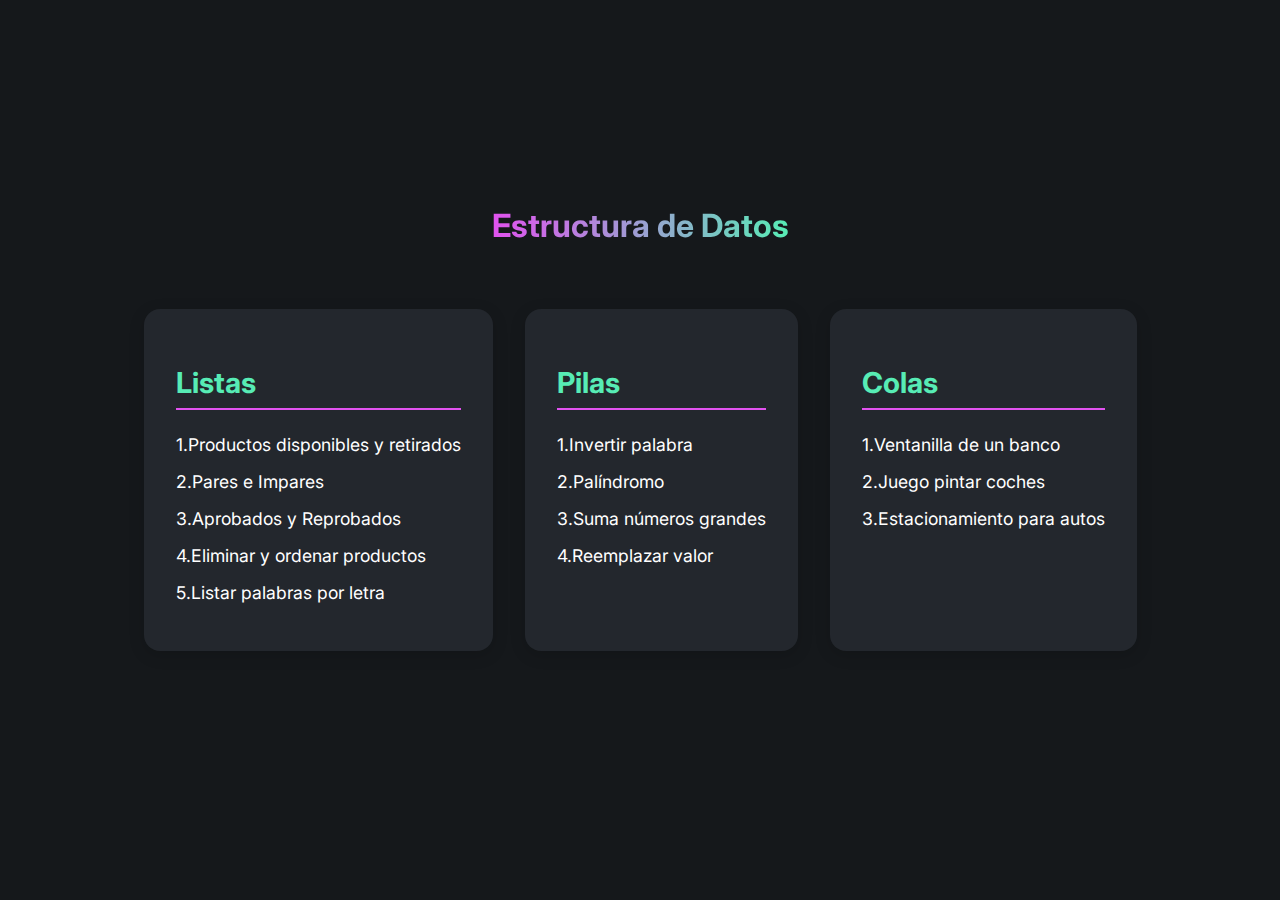
<file: index.html>
<!DOCTYPE html>
<html lang="es">
<head>
    <meta charset="UTF-8">
    <meta name="viewport" content="width=device-width, initial-scale=1.0">
    <title>Menú de Ejercicios</title>
    <link rel="stylesheet" href="standard_style.css">
</head>
<body>
    <header>
        <h1>Estructura de Datos</h1>
    </header>
    <main class="menu-container">
        <section class="practica">
            <h2>Listas</h2>
            <ul>
                <li><a href="listas/productos/index.html">1.Productos disponibles y retirados</a></li>
                <li><a href="listas/pares_impares/index.html">2.Pares e Impares</a></li>
                <li><a href="listas/aprobados_reprobados/index.html">3.Aprobados y Reprobados</a></li>
                <li><a href="listas/eliminar_ordenar/index.html">4.Eliminar y ordenar productos</a></li>
                <li><a href="listas/listar_palabras/index.html">5.Listar palabras por letra</a></li>
            </ul>
        </section>
        <section class="practica">
            <h2>Pilas</h2>
            <ul>
                <li><a href="pilas/invertir_palabra/index.html">1.Invertir palabra</a></li>
                <li><a href="pilas/palindromo/index.html">2.Palíndromo</a></li>
                <li><a href="pilas/suma_numeros/index.html">3.Suma números grandes</a></li>
                <li><a href="pilas/reemplazar_valor/index.html">4.Reemplazar valor</a></li>
            </ul>
        </section>
        <section class="practica">
            <h2>Colas</h2>
            <ul>
                <li><a href="colas/ventanilla_banco/index.html">1.Ventanilla de un banco</a></li>
                <li><a href="colas/pintar_coches/index.html">2.Juego pintar coches</a></li>
                <li><a href="colas/estacionamiento/index.html">3.Estacionamiento para autos</a></li>
            </ul>
        </section>
    </main>
</body>
</html>
</file>
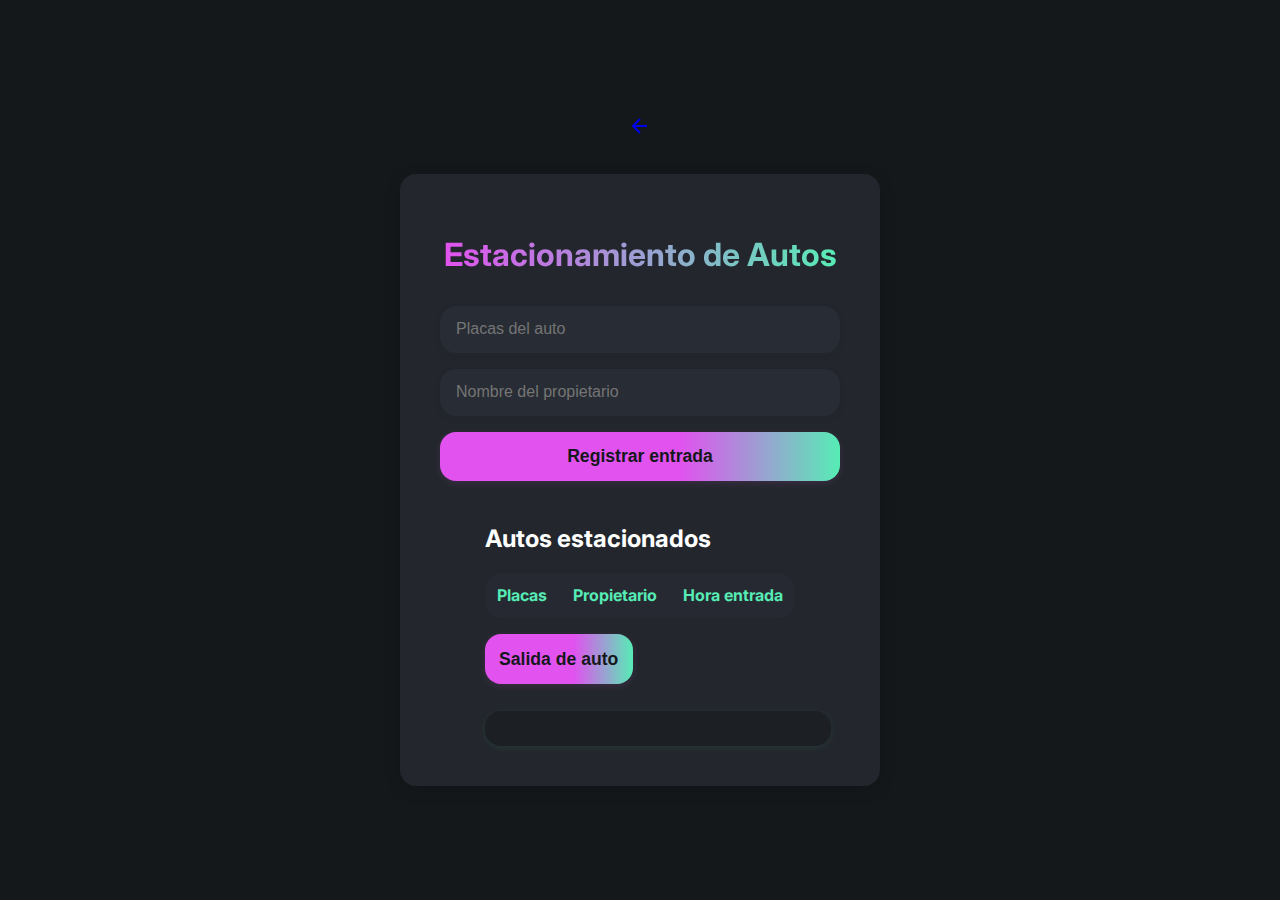
<file: colas/estacionamiento/index.html>
<!DOCTYPE html>
<html lang="es">
<head>
  <meta charset="UTF-8" />
  <title>Estacionamiento Autos (Cola Circular Doble)</title>
  <link rel="stylesheet" href="../../standard_style.css"/>
</head>
<body>
  <a href="../../index.html" class="back-button">
    <svg width="24" height="24" viewBox="0 0 24 24" fill="none" stroke="currentColor" stroke-width="2">
        <path d="M19 12H5M12 19l-7-7 7-7"/>
    </svg>
  </a>
  <div class="container">
    <h1>Estacionamiento de Autos</h1>
    <form id="formEntrada" class="form">
      <input type="text" id="placas" placeholder="Placas del auto" maxlength="10" required />
      <input type="text" id="propietario" placeholder="Nombre del propietario" required />
      <button type="submit">Registrar entrada</button>
    </form>

    <div id="estadoEstacionamiento">
      <h2>Autos estacionados</h2>
      <table>
        <thead>
          <tr>
            <th>Placas</th>
            <th>Propietario</th>
            <th>Hora entrada</th>
          </tr>
        </thead>
        <tbody id="listaAutos"></tbody>
      </table>
      <button id="salidaBtn">Salida de auto</button>
      <div id="infoSalida" class="result-display"></div>
    </div>
  </div>
  <script src="script.js"></script>
</body>
</html>
</file>
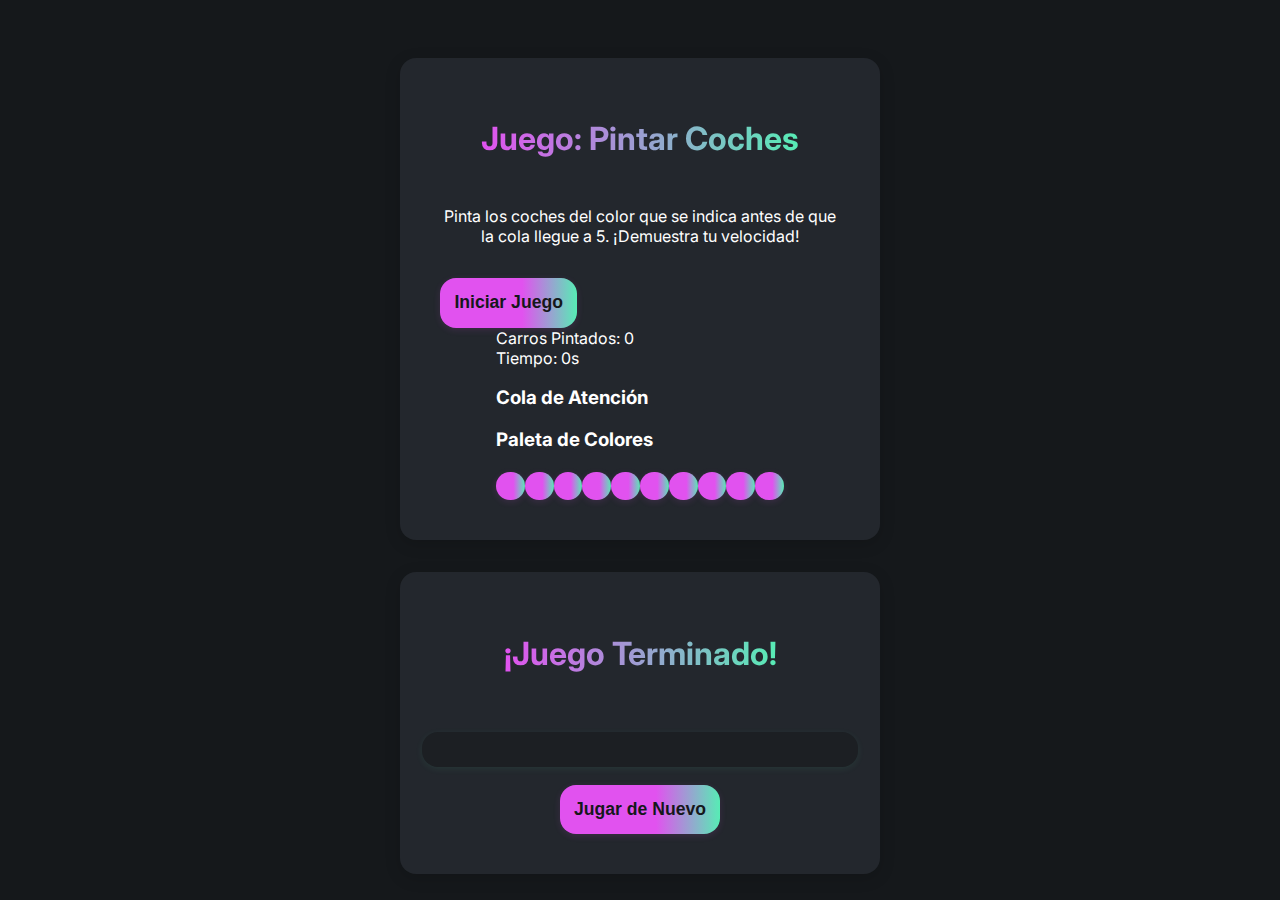
<file: colas/pintar_coches/index.html>
<!DOCTYPE html>
<html lang="es">
<head>
    <meta charset="UTF-8">
    <meta name="viewport" content="width=device-width, initial-scale=1.0">
    <title>Juego: Pintar Coches</title>
    <link rel="stylesheet" href="../../standard_style.css">
</head>
<body>

    <div class="container game-container">
        <h1>Juego: Pintar Coches</h1>
        <div id="start-screen">
            <p style="text-align: center; margin-bottom: 2rem;">
                Pinta los coches del color que se indica antes de que la cola llegue a 5. ¡Demuestra tu velocidad!
            </p>
            <button id="start-btn">Iniciar Juego</button>
        </div>
        <div id="game-board">
            <div id="stats-bar">
                <div>Carros Pintados: <span id="score-display">0</span></div>
                <div>Tiempo: <span id="time-display">0s</span></div>
            </div>
            <h3>Cola de Atención</h3>
            <div id="car-queue-container">
            </div>

            <h3>Paleta de Colores</h3>
            <div id="color-palette">
            </div>
        </div>
    </div>
    <div id="game-over-modal">
        <div class="container" style="text-align: center;">
            <h1 id="modal-title">¡Juego Terminado!</h1>
            <p id="final-score" class="result-display" style="font-size: 1.1rem;"></p>
            <button id="restart-btn">Jugar de Nuevo</button>
        </div>
    </div>
    
    <script src="script.js"></script>
</body>
</html>
</file>
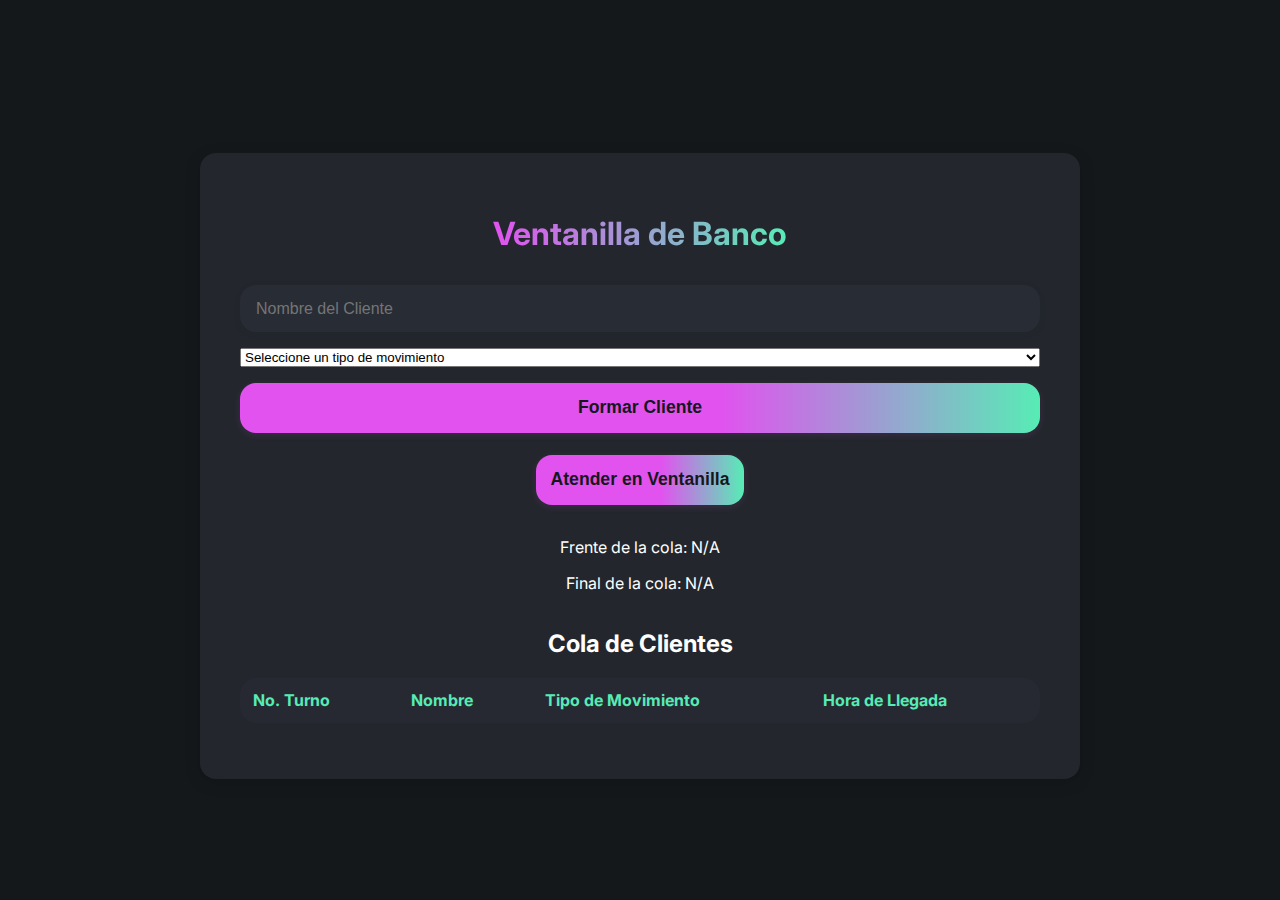
<file: colas/ventanilla_banco/index.html>
<!DOCTYPE html>
<html lang="es">
<head>
    <meta charset="UTF-8">
    <title>Ventanilla de Banco</title>
    <link rel="stylesheet" href="../../standard_style.css">
</head>
<body>
    <div class="container" style="width: 800px;">
        <h1>Ventanilla de Banco</h1>
        <form id="formCliente" class="form">
            <input type="text" id="nombreCliente" placeholder="Nombre del Cliente" required pattern="[a-zA-ZñÑáéíóúÁÉÍÓÚüÜ\s]+" title="El nombre solo puede contener letras y espacios.">
            <select id="tipoMovimiento" required>
                <option value="" disabled selected>Seleccione un tipo de movimiento</option>
                <option value="Pago de servicio">Pago de servicio</option>
                <option value="Depósito">Depósito</option>
                <option value="Retiro">Retiro</option>
                <option value="Compra de tiempo-aire">Compra de tiempo-aire</option>
                <option value="Consulta de saldo">Consulta de saldo</option>
            </select>
            <button type="submit">Formar Cliente</button>
        </form>

        <button id="atenderBtn">Atender en Ventanilla</button>

        <div id="infoCola" style="margin-top: 1rem; width: 100%; text-align: center;">
            <p>Frente de la cola: <span id="frenteCola">N/A</span></p>
            <p>Final de la cola: <span id="finalCola">N/A</span></p>
        </div>

        <h2>Cola de Clientes</h2>
        <table>
            <thead>
                <tr>
                    <th>No. Turno</th>
                    <th>Nombre</th>
                    <th>Tipo de Movimiento</th>
                    <th>Hora de Llegada</th>
                </tr>
            </thead>
            <tbody id="tablaClientes">
            </tbody>
        </table>
    </div>
    <script src="script.js"></script>

    <div id="modal-backdrop" class="modal-backdrop">
        <div class="modal-content">
            <h2 id="modal-title"></h2>
            <div id="modal-body"></div>
            <button id="modal-accept-btn">Aceptar</button>
        </div>
    </div>
</body>
</html>
</file>
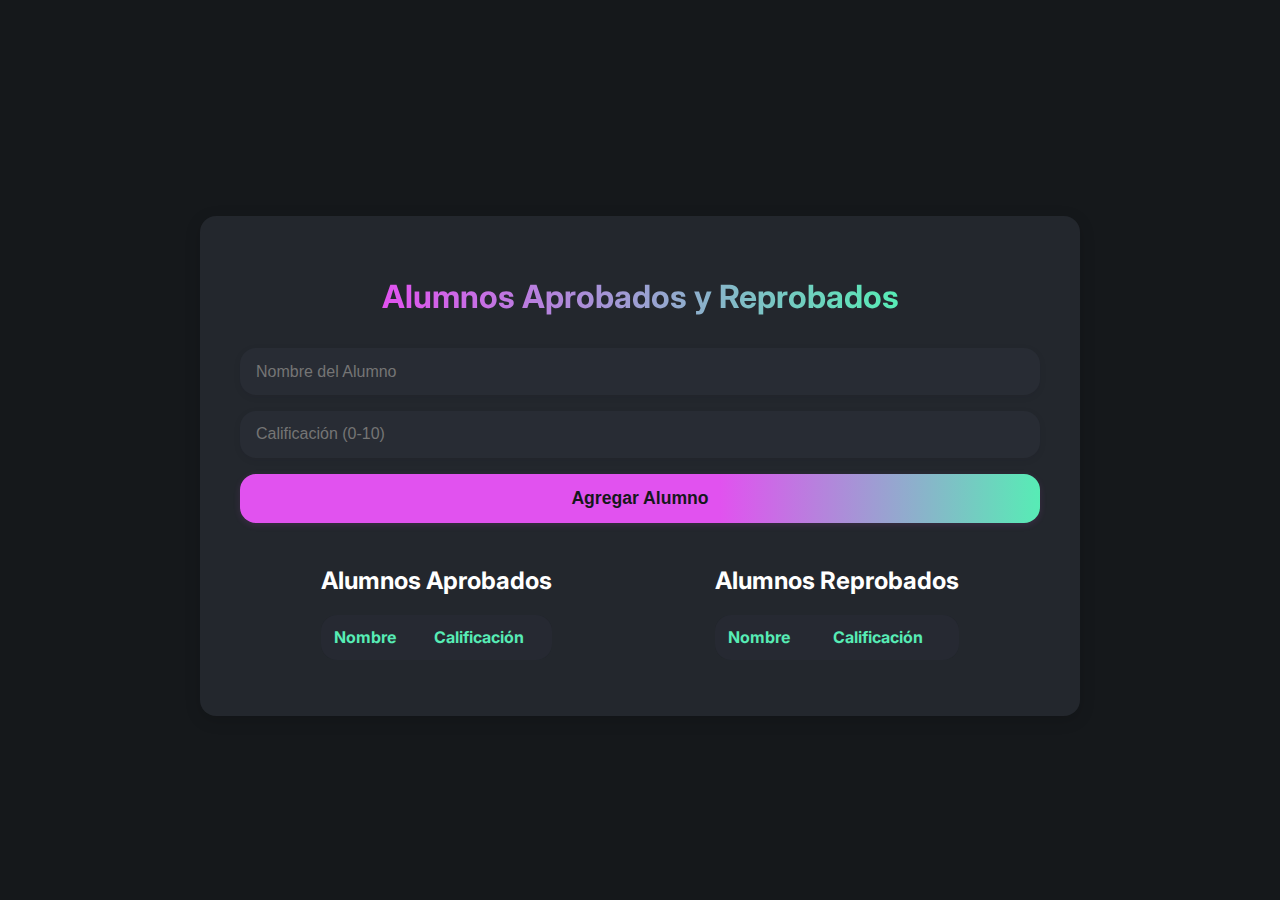
<file: listas/aprobados_reprobados/index.html>
<!DOCTYPE html>
<html lang="es">
<head>
    <meta charset="UTF-8">
    <title>Alumnos Aprobados y Reprobados</title>
    <link rel="stylesheet" href="../../standard_style.css">
</head>
<body>
    <div class="container" style="width: 800px;">
        <h1>Alumnos Aprobados y Reprobados</h1>
        <form id="formAlumno" class="form">
            <input type="text" id="nombre" placeholder="Nombre del Alumno" required>
            <input type="number" id="calificacion" placeholder="Calificación (0-10)" min="0" max="10" step="0.1" required>
            <button type="submit">Agregar Alumno</button>
        </form>

        <div style="display: flex; justify-content: space-around; width: 100%;">
            <div>
                <h2>Alumnos Aprobados</h2>
                <table>
                    <thead>
                        <tr>
                            <th>Nombre</th>
                            <th>Calificación</th>
                        </tr>
                    </thead>
                    <tbody id="tablaAprobados">
                    </tbody>
                </table>
            </div>
            <div>
                <h2>Alumnos Reprobados</h2>
                <table>
                    <thead>
                        <tr>
                            <th>Nombre</th>
                            <th>Calificación</th>
                        </tr>
                    </thead>
                    <tbody id="tablaReprobados">
                    </tbody>
                </table>
            </div>
        </div>
    </div>
    <script src="script.js"></script>
</body>
</html>
</file>
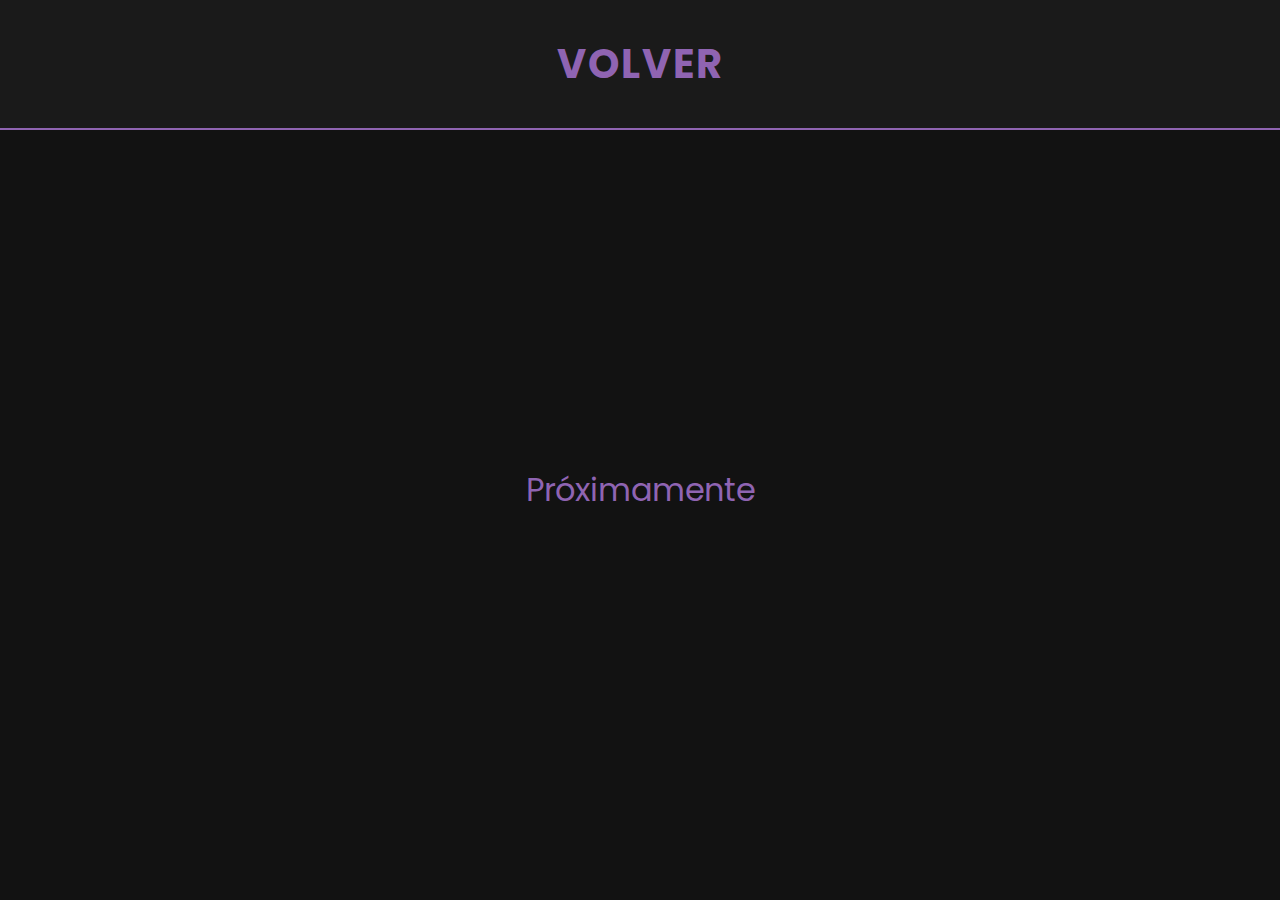
<file: listas/eliminar_ordenar/index.html>
<!DOCTYPE html>
<html lang="es">
<head>
    <meta charset="UTF-8">
    <meta name="viewport" content="width=device-width, initial-scale=1.0">
    <title>Ejercicio</title>
    <link rel="stylesheet" href="../../style.css">
</head>
<body>
    <header>
        <a href="../../index.html"><h1>Volver</h1></a>
    </header>
    <div class="ejercicio-container">
        <p>Próximamente</p>
    </div>
    <script src="script.js"></script>
</body>
</html>
</file>
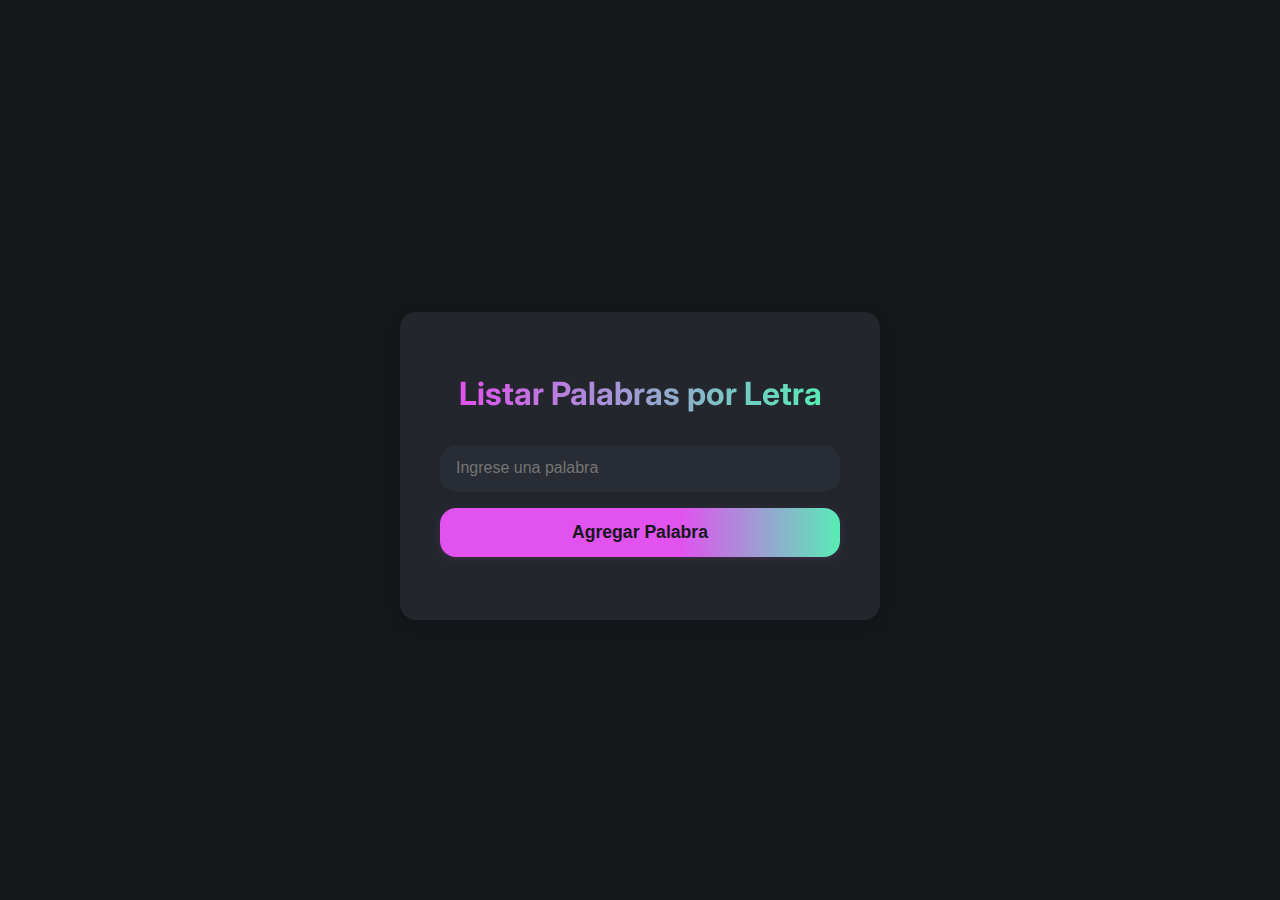
<file: listas/listar_palabras/index.html>
<!DOCTYPE html>
<html lang="es">
<head>
    <meta charset="UTF-8">
    <title>Listar Palabras por Letra</title>
    <link rel="stylesheet" href="../../standard_style.css">
</head>
<body>
    <div class="container">
        <h1>Listar Palabras por Letra</h1>
        <div id="notification-container"></div>
        <form id="formPalabra" class="form">
            <input type="text" id="palabra" placeholder="Ingrese una palabra" required pattern="[a-zA-ZñÑáéíóúÁÉÍÓÚüÜ]+" title="Solo se permiten palabras (letras sin espacios ni números).">
            <button type="submit">Agregar Palabra</button>
        </form>

        <div id="contenedorListas">
        </div>
    </div>
    <script src="script.js"></script>
</body>
</html>
</file>
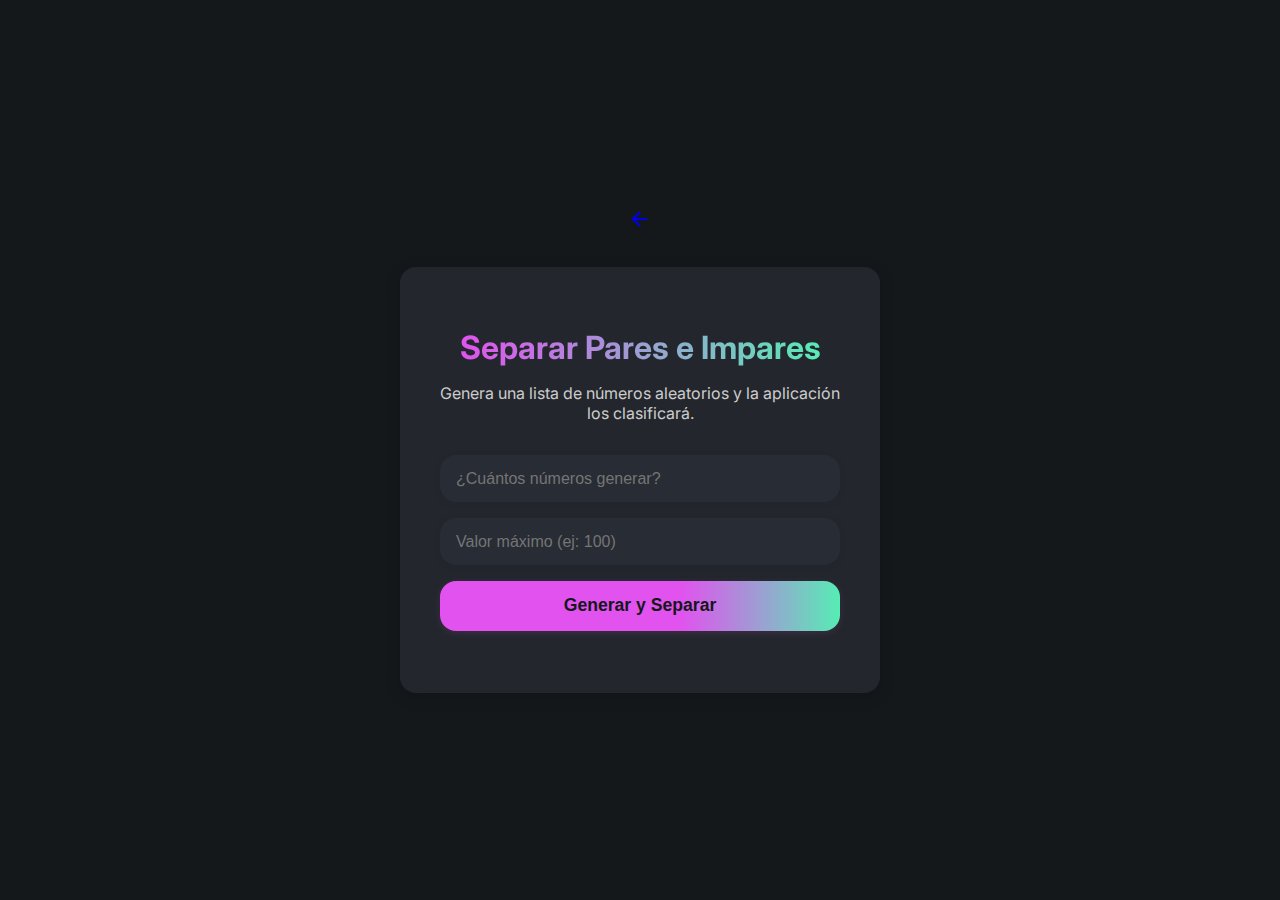
<file: listas/pares_impares/index.html>
<!DOCTYPE html>
<html lang="es">
<head>
    <meta charset="UTF-8">
    <meta name="viewport" content="width=device-width, initial-scale=1.0">
    <title>Listas - Pares e Impares</title>
    <link rel="stylesheet" href="../../standard_style.css">
</head>
<body>
    <a href="../../index.html" class="back-button">
    <svg width="24" height="24" viewBox="0 0 24 24" fill="none" stroke="currentColor" stroke-width="2">
        <path d="M19 12H5M12 19l-7-7 7-7"/>
    </svg>
  </a>

    <div class="container">
        <h1>Separar Pares e Impares</h1>
        <p style="text-align: center; margin-top: -1rem; margin-bottom: 2rem; color: #ccc;">
            Genera una lista de números aleatorios y la aplicación los clasificará.
        </p>
        
        <form class="form" id="numbers-form">
            <input type="number" id="quantity-input" placeholder="¿Cuántos números generar?" min="1" max="100" required>
            <input type="number" id="max-value-input" placeholder="Valor máximo (ej: 100)" min="1" max="100" required>
            <button type="submit">Generar y Separar</button>
        </form>
        <div id="results-container">
            <h3>Lista Original:</h3>
            <p id="original-list-display" class="result-display"></p>

            <h3>Números Pares:</h3>
            <p id="even-list-display" class="result-display"></p>

            <h3>Números Impares:</h3>
            <p id="odd-list-display" class="result-display"></p>
        </div>
    </div>
    
    <script src="script.js"></script>
</body>
</html>
</file>
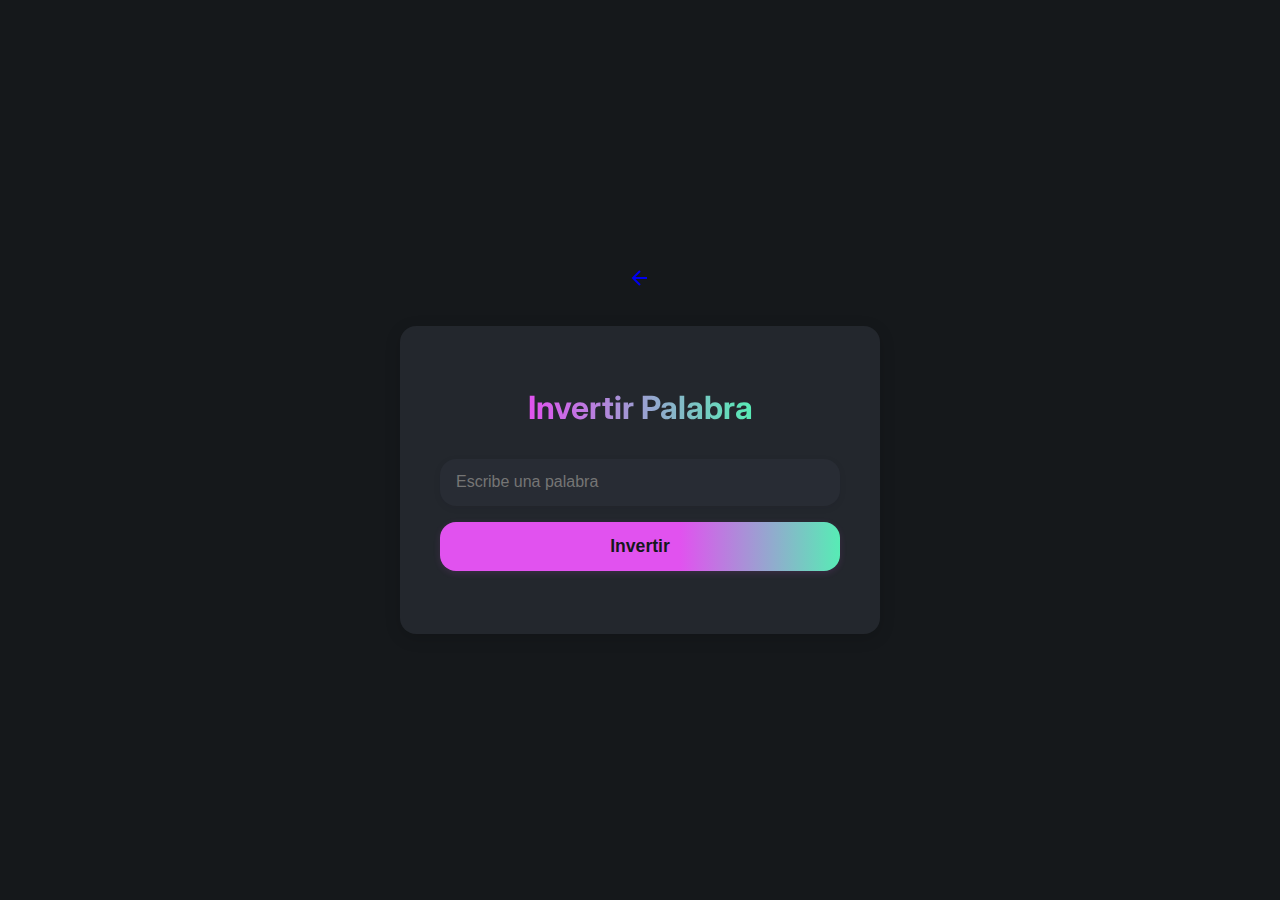
<file: pilas/invertir_palabra/index.html>
<!DOCTYPE html>
<html lang="es">
<head>
    <meta charset="UTF-8">
    <meta name="viewport" content="width=device-width, initial-scale=1.0">
    <title>Pilas - Invertir Palabra</title>
    <link rel="stylesheet" href="../../standard_style.css">
</head>
<body>
    <a href="../../index.html" class="back-button">
    <svg width="24" height="24" viewBox="0 0 24 24" fill="none" stroke="currentColor" stroke-width="2">
        <path d="M19 12H5M12 19l-7-7 7-7"/>
    </svg>
    </a>
    <div class="container">
        <h1>Invertir Palabra</h1>
        
        <form class="form" id="inverter-form">
            <input type="text" id="word-input" placeholder="Escribe una palabra" required>
            <button type="submit">Invertir</button>
        </form>

        <div id="result-container" style="display: none;">
            <h3>Palabra Invertida:</h3>
            <p id="result-display" class="result-display"></p>
        </div>
    </div>
    
    <script src="script.js"></script>
</body>
</html>
</file>
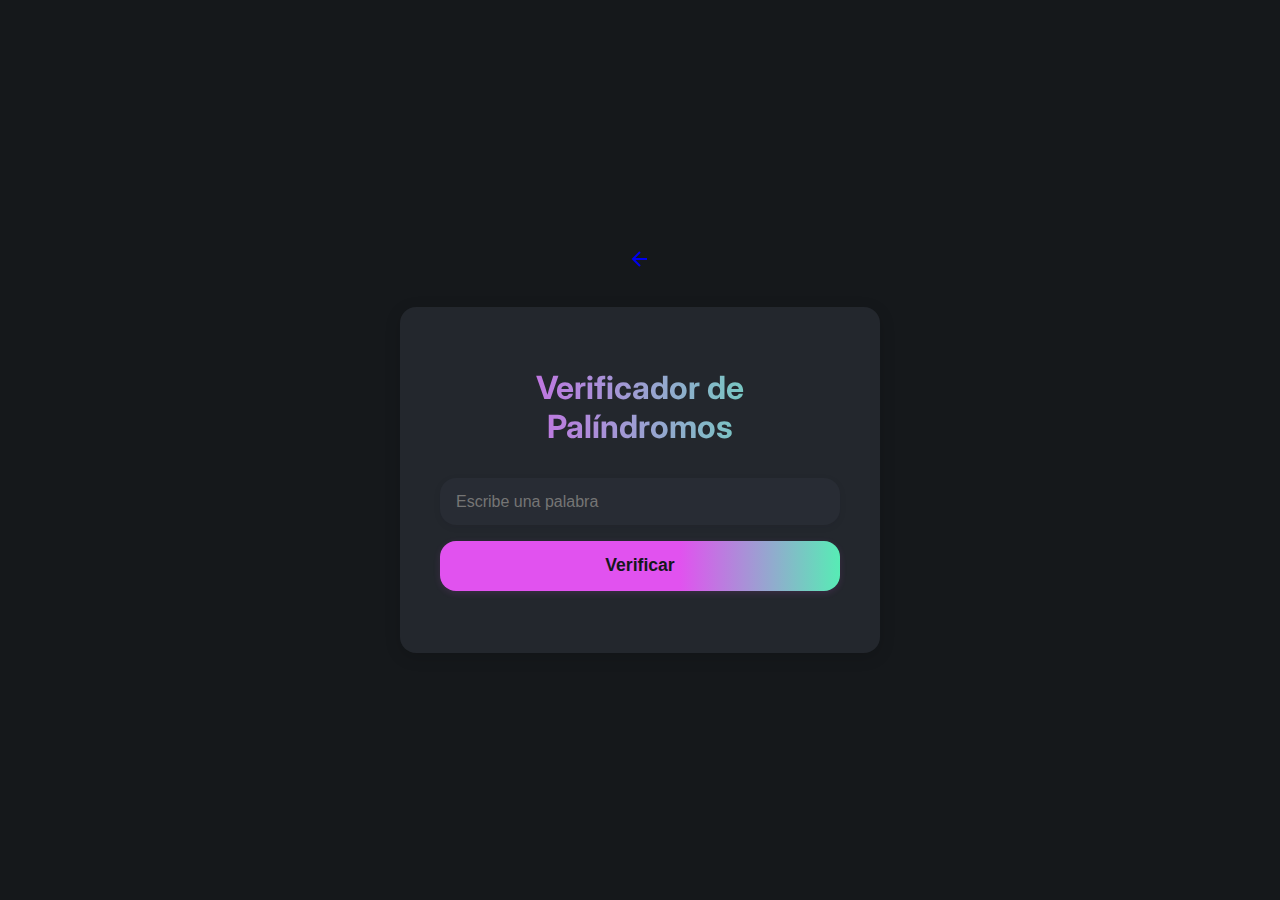
<file: pilas/palindromo/index.html>
<!DOCTYPE html>
<html lang="es">
<head>
    <meta charset="UTF-8">
    <meta name="viewport" content="width=device-width, initial-scale=1.0">
    <title>Pilas - Verificador de Palíndromos</title>
    <link rel="stylesheet" href="../../standard_style.css">
</head>
<body>
    <a href="../../index.html" class="back-button">
    <svg width="24" height="24" viewBox="0 0 24 24" fill="none" stroke="currentColor" stroke-width="2">
        <path d="M19 12H5M12 19l-7-7 7-7"/>
    </svg>
    </a>
    <div class="container">
        <h1>Verificador de Palíndromos</h1>
        
        <form class="form" id="palindrome-form">
            <input type="text" id="word-input" placeholder="Escribe una palabra" required>
            <button type="submit">Verificar</button>
        </form>
        <div id="result-container" style="display: none;">
            <h3>Resultado:</h3>
            <p id="result-display" class="result-display"></p>
        </div>
    </div>

    <script src="script.js"></script>
</body>
</html>
</file>
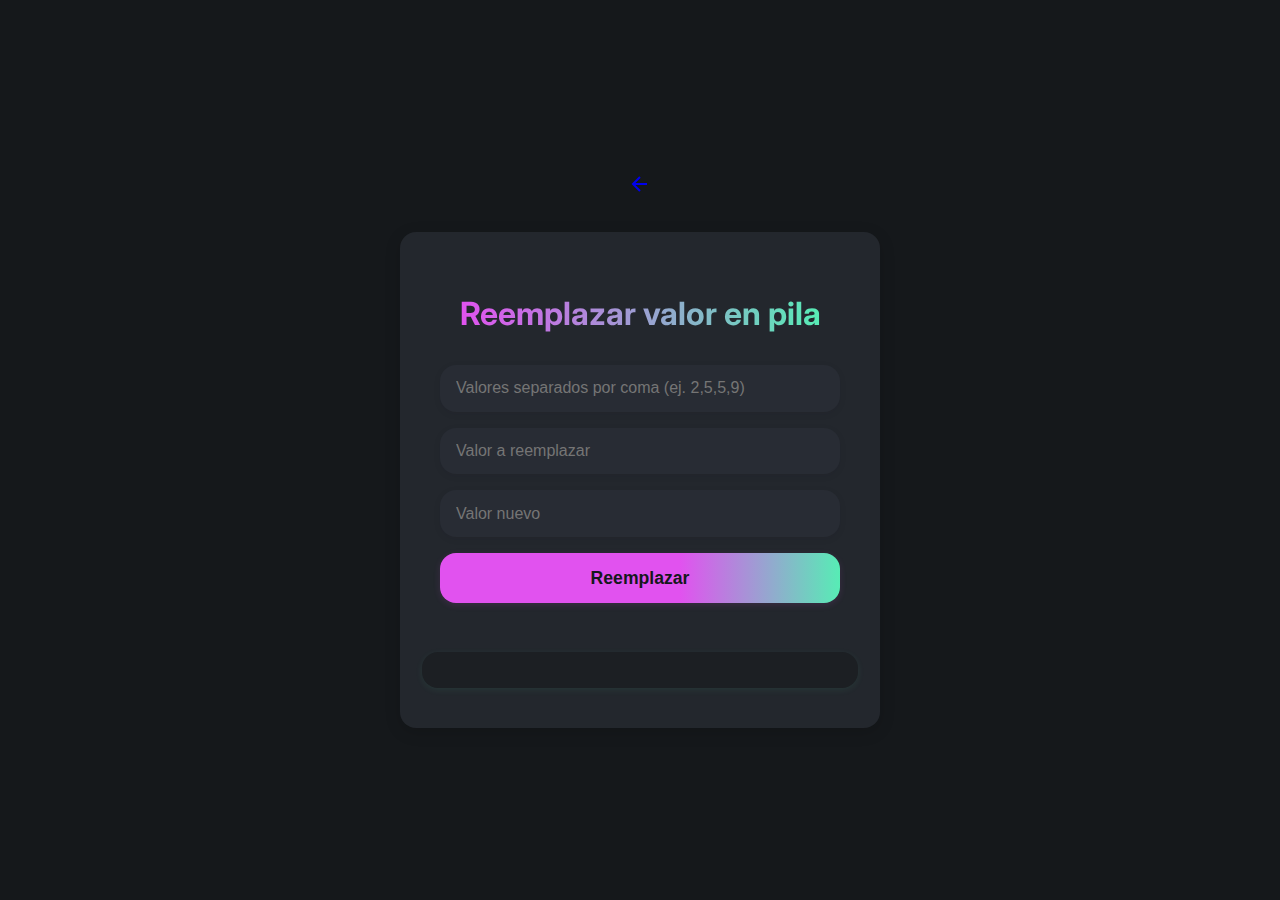
<file: pilas/reemplazar_valor/index.html>
<!DOCTYPE html>
<html lang="es">
<head>
  <meta charset="UTF-8" />
  <title>Reemplazar Valor en Pila</title>
  <link rel="stylesheet" href="../../standard_style.css"/>
</head>
<body>
    <a href="../../index.html" class="back-button">
    <svg width="24" height="24" viewBox="0 0 24 24" fill="none" stroke="currentColor" stroke-width="2">
        <path d="M19 12H5M12 19l-7-7 7-7"/>
    </svg>
</a>
  <div class="container">
    <h1>Reemplazar valor en pila</h1>
    <form id="formPila" class="form">
      <input type="text" id="pilaValores" placeholder="Valores separados por coma (ej. 2,5,5,9)" required />
      <input type="number" id="viejo" placeholder="Valor a reemplazar" required />
      <input type="number" id="nuevo" placeholder="Valor nuevo" required />
      <button type="submit">Reemplazar</button>
    </form>
    <div id="resultadoPila" class="result-display"></div>
  </div>
  <script src="script.js"></script>
</body>
</html>
</file>
<file: standard_style.css>
@import url('https://fonts.googleapis.com/css2?family=Inter:wght@400;700;800&display=swap');

:root {
  --main-bg: #15181b;
  --panel-bg: #23272d;
  --accent: #e152ef;
  --accent2: #57ecb5;
  --text-color: #fff;
  --input-bg: #282c34;
  --button-bg: linear-gradient(90deg, #e152ef 60%, #57ecb5 100%);
  --button-color: #15181b;
  --border-radius: 16px;
  --shadow: 0 4px 16px rgba(0,0,0,.15);
}

body {
  background: var(--main-bg);
  color: var(--text-color);
  font-family: 'Inter', Arial, Helvetica, sans-serif;
  margin: 0;
  min-height: 100vh;
  display: flex;
  flex-direction: column;
  align-items: center;
  justify-content: center;
}

/* General container for exercises */
.container {
  background: var(--panel-bg);
  border-radius: var(--border-radius);
  box-shadow: var(--shadow);
  padding: 2.5rem;
  width: 400px;
  max-width: 95vw;
  margin-top: 2rem;
  display: flex;
  flex-direction: column;
  align-items: center;
}

h1 {
  font-size: 2rem;
  margin-bottom: 2rem;
  font-weight: 700;
  background: linear-gradient(90deg, var(--accent), var(--accent2));
  -webkit-background-clip: text;
  -webkit-text-fill-color: transparent;
  text-align: center;
}

.form {
  display: flex;
  flex-direction: column;
  gap: 1rem;
  width: 100%;
  margin-bottom: 1.4rem;
}

input[type="text"], input[type="number"] {
  padding: 0.9rem 1rem;
  background: var(--input-bg);
  border: none;
  border-radius: var(--border-radius);
  font-size: 1rem;
  color: var(--text-color);
  outline: none;
  box-shadow: 0 2px 7px rgba(20,12,41, 0.08);
  transition: background 0.2s;
}

input:focus {
  background: #383c44;
}

button {
  padding: 0.9rem;
  border-radius: var(--border-radius);
  border: none;
  background: var(--button-bg);
  font-size: 1.1rem;
  font-weight: 700;
  color: var(--button-color);
  cursor: pointer;
  transition: background 0.2s;
  box-shadow: 0 2px 7px rgba(225,82,239, 0.13);
}

button:hover {
  background: linear-gradient(90deg, #57ecb5 60%, #e152ef 100%);
}

.result-display {
  margin-top: 1.7rem;
  padding: 1.1rem;
  background: #1c1f23;
  border-radius: var(--border-radius);
  font-size: 1.2rem;
  box-shadow: 0 2px 7px rgba(87,236,181, 0.08);
  word-break: break-all;
  width: 100%;
  text-align: center;
}

table {
  width: 100%;
  border-collapse: collapse;
  margin-bottom: 1rem;
  background: #21252b;
  border-radius: var(--border-radius);
  overflow: hidden;
}

th, td {
  padding: 0.8rem;
  text-align: left;
}

th {
  background: #262932;
  color: var(--accent2);
  font-weight: 700;
}

tr:nth-child(even) {
  background: #23272d;
}

/* Styles for the main menu */
.menu-container {
    max-width: 1400px;
    margin: 2rem auto;
    padding: 0 2rem;
    display: flex;
    gap: 2rem;
    flex-wrap: wrap;
    justify-content: center;
}

.practica {
    background: var(--panel-bg);
    margin-bottom: 2rem;
    padding: 2rem;
    border-radius: var(--border-radius);
    box-shadow: var(--shadow);
    transition: transform 0.3s ease, box-shadow 0.3s ease;
}

.practica:hover {
    transform: translateY(-5px);
    box-shadow: 0 8px 20px rgba(0,0,0,.2);
}

.practica h2 {
    font-size: 1.8rem;
    font-weight: 700;
    padding-bottom: 0.5rem;
    margin-bottom: 1.5rem;
    color: var(--accent2);
    border-bottom: 2px solid var(--accent);
}

.practica ul {
    list-style: none;
    padding: 0;
}

.practica ul li {
    margin-bottom: 1rem;
}

.practica ul li a {
    text-decoration: none;
    color: var(--text-color);
    font-size: 1.1rem;
    position: relative;
    transition: color 0.3s ease;
}

.practica ul li a:hover {
    color: var(--accent);
}
</file>
<file: style.css>
@import url('https://fonts.googleapis.com/css2?family=Poppins:wght@300;400;500;600;700&display=swap');

:root {
    --primary-color: #f9f9f9;
    --secondary-color: #1a1a1a;
    --accent-color: #8f64b2;
    --background-color: #121212;
    --text-color: #e0e0e0;
    --card-background: #1e1e1e;
}

* {
    margin: 0;
    padding: 0;
    box-sizing: border-box;
}

body {
    font-family: 'Poppins', sans-serif;
    background-color: var(--background-color);
    color: var(--text-color);
    line-height: 1.6;
}

header {
    background: var(--secondary-color);
    padding: 2rem 0;
    text-align: center;
    border-bottom: 2px solid var(--accent-color);
}

header h1 {
    font-size: 2.5rem;
    font-weight: 700;
    text-transform: uppercase;
    letter-spacing: 2px;
}

.container {
    max-width: 1200px;
    margin: 2rem auto;
    padding: 0 2rem;
}

.practica {
    background: var(--card-background);
    margin-bottom: 2rem;
    padding: 2rem;
    border-radius: 10px;
    box-shadow: 0 4px 15px rgba(0, 0, 0, 0.2);
    transition: transform 0.3s ease, box-shadow 0.3s ease;
}

.practica:hover {
    transform: translateY(-5px);
    box-shadow: 0 8px 30px rgba(0, 0, 0, 0.3);
}

.practica h2 {
    font-size: 2rem;
    font-weight: 600;
    border-bottom: 2px solid var(--accent-color);
    padding-bottom: 0.5rem;
    margin-bottom: 1.5rem;
    color: var(--accent-color);
}

.practica ul {
    list-style: none;
}

.practica ul li {
    margin-bottom: 1rem;
}

.practica ul li a {
    text-decoration: none;
    color: var(--text-color);
    font-size: 1.2rem;
    position: relative;
    transition: color 0.3s ease;
}

.practica ul li a::before {
    content: '';
    position: absolute;
    width: 0;
    height: 2px;
    bottom: -5px;
    left: 0;
    background-color: var(--accent-color);
    transition: width 0.3s ease;
}

.practica ul li a:hover {
    color: var(--accent-color);
}

.practica ul li a:hover::before {
    width: 100%;
}

.ejercicio-container {
    display: flex;
    justify-content: center;
    align-items: center;
    height: 80vh;
    font-size: 2rem;
    color: var(--accent-color);
    text-align: center;
}

a {
    color: var(--accent-color);
    text-decoration: none;
    font-size: 1.2rem;
    position: relative;
    transition: color 0.3s ease;
}
</file>
